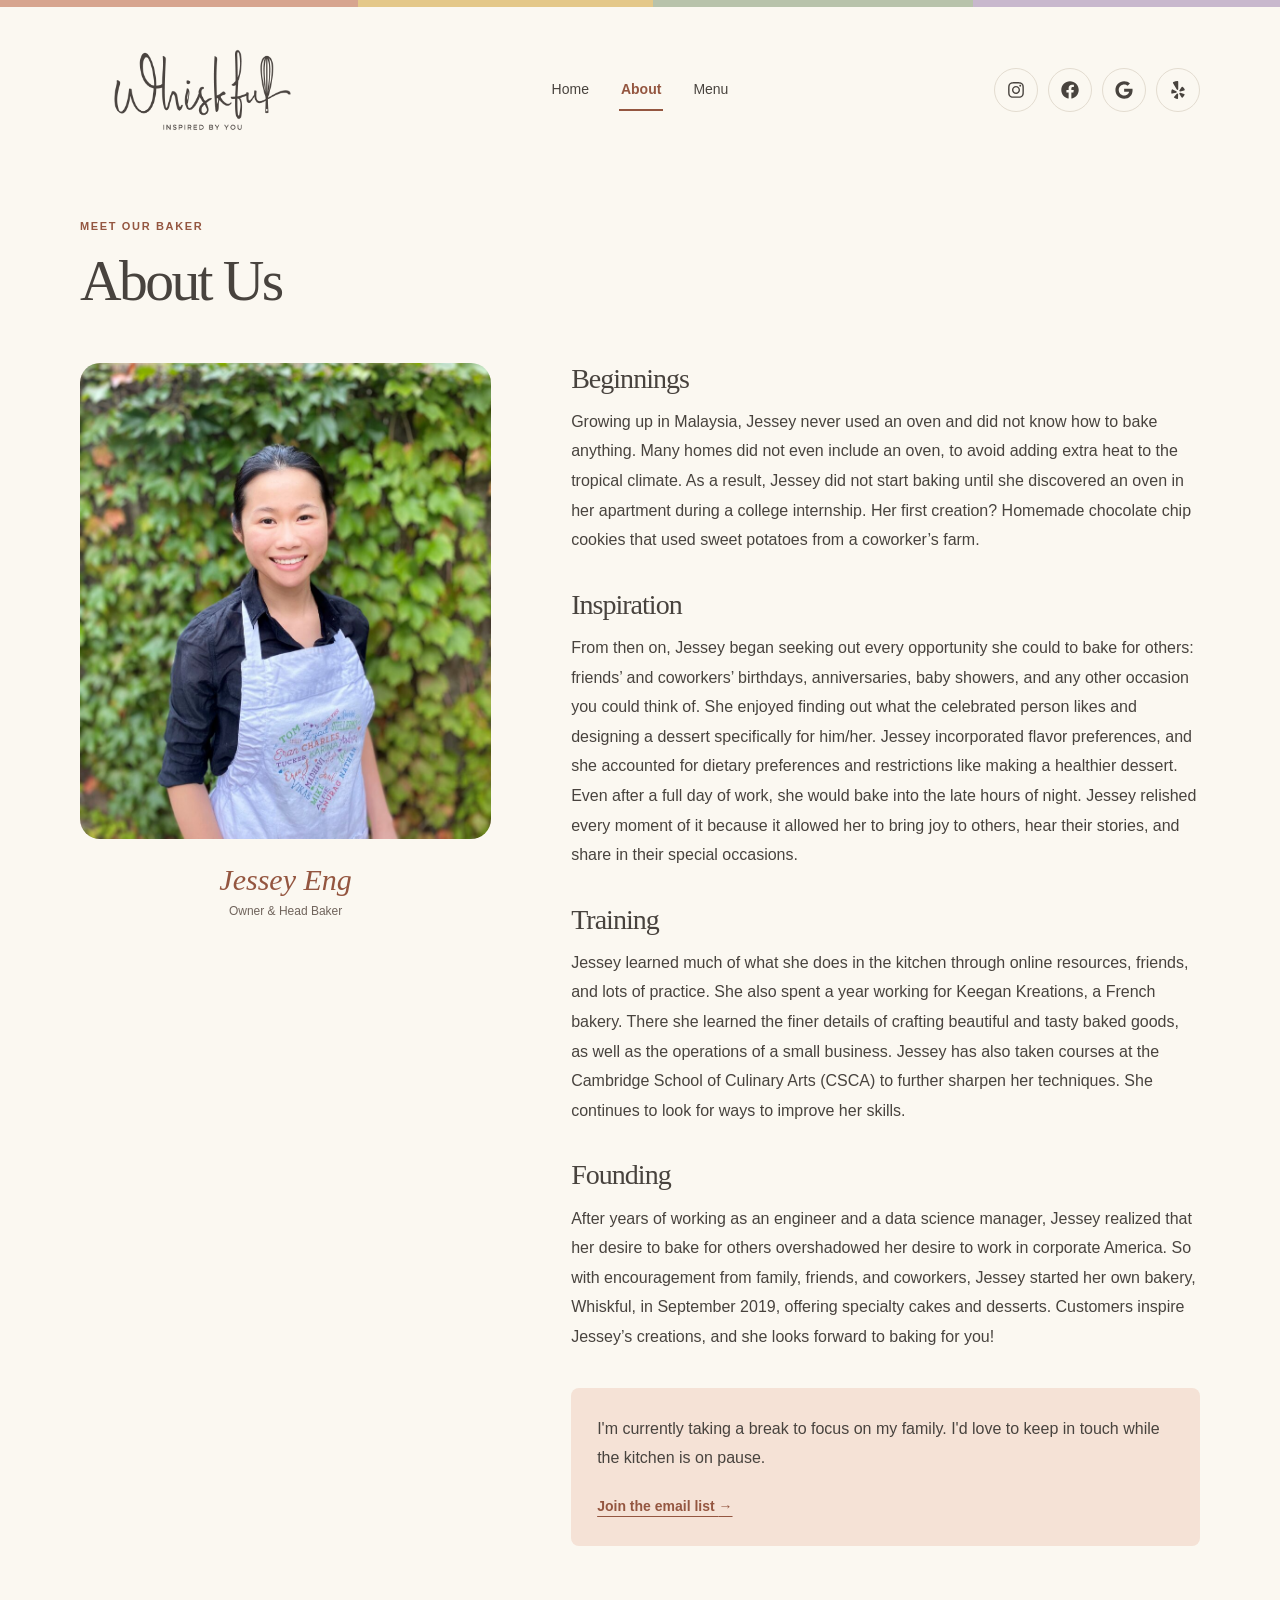
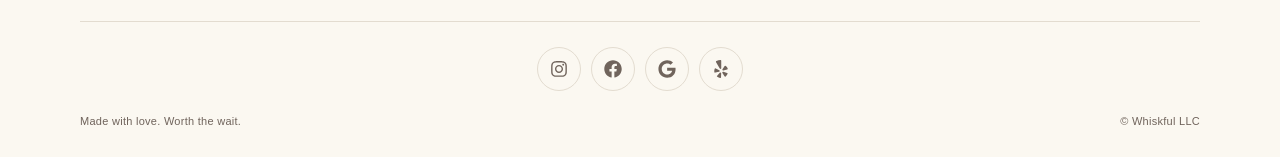
<file: about/index.html>
<!doctype html>
<html lang="en">
  <head>
    <meta charset="utf-8" />
    <meta name="viewport" content="width=device-width, initial-scale=1" />
    <meta name="theme-color" content="#fbf8f1" />
    <meta
      name="description"
      content="Meet Jessey Eng, the owner and head baker behind Whiskful, and discover how a love of baking became a bakery inspired by you."
    />
    <title>Whiskful · About</title>
    <link rel="icon" href="../assets/favicon.svg?v=2" type="image/svg+xml" />
    <link rel="stylesheet" href="../styles.css" />
    <script src="../navigation.js" defer></script>
  </head>
  <body>
    <a class="skip-link" href="#main">Skip to content</a>
    <div class="color-ribbon" aria-hidden="true"></div>
    <div class="page">
      <header class="site-header">
        <a class="brand" href="../" aria-label="Whiskful home"
          ><img
            src="../assets/whiskful-logo.png"
            width="1500"
            height="501"
            alt="Whiskful — inspired by you"
        /></a>
        <button
          class="menu-toggle"
          type="button"
          aria-expanded="false"
          aria-controls="site-navigation"
          aria-label="Open menu"
          hidden
        >
          <span class="menu-icon" aria-hidden="true"></span><span>Menu</span>
        </button>
        <div class="site-navigation" id="site-navigation">
          <nav class="page-links" aria-label="Main navigation">
            <a href="../">Home</a
            ><a href="../about/" aria-current="page">About</a
            ><a href="../menu/">Menu</a>
          </nav>
          <nav class="social-links" aria-label="Find Whiskful online">
            <a
              href="https://www.instagram.com/whiskfuldotcom/"
              aria-label="Whiskful on Instagram"
              title="Instagram"
              target="_blank"
              rel="noopener noreferrer"
              ><svg aria-hidden="true" focusable="false">
                <use href="../assets/social-icons.svg#instagram"></use></svg></a
            ><a
              href="https://www.facebook.com/whiskful"
              aria-label="Whiskful on Facebook"
              title="Facebook"
              target="_blank"
              rel="noopener noreferrer"
              ><svg aria-hidden="true" focusable="false">
                <use href="../assets/social-icons.svg#facebook"></use></svg></a
            ><a
              href="https://g.page/whiskful"
              aria-label="Whiskful on Google"
              title="Google"
              target="_blank"
              rel="noopener noreferrer"
              ><svg aria-hidden="true" focusable="false">
                <use href="../assets/social-icons.svg#google"></use></svg></a
            ><a
              href="https://www.yelp.com/biz/whiskful-somerville"
              aria-label="Whiskful on Yelp"
              title="Yelp"
              target="_blank"
              rel="noopener noreferrer"
              ><svg aria-hidden="true" focusable="false">
                <use href="../assets/social-icons.svg#yelp"></use></svg
            ></a>
          </nav>
        </div>
      </header>
      <main id="main" class="about-main">
        <div class="about-heading">
          <p class="eyebrow">Meet Our Baker</p>
          <h1>About Us</h1>
        </div>
        <div class="about-layout">
          <figure class="baker-portrait">
            <img
              src="../assets/jessey.jpg"
              width="883"
              height="1024"
              alt="Jessey Eng, owner and head baker of Whiskful, wearing her apron"
            />
            <figcaption>
              <span>Jessey Eng</span>Owner &amp; Head Baker
            </figcaption>
          </figure>
          <div class="about-story message">
            <section aria-labelledby="beginnings">
              <h2 id="beginnings">Beginnings</h2>
              <p>
                Growing up in Malaysia, Jessey never used an oven and did not
                know how to bake anything. Many homes did not even include an
                oven, to avoid adding extra heat to the tropical climate. As a
                result, Jessey did not start baking until she discovered an oven
                in her apartment during a college internship. Her first
                creation? Homemade chocolate chip cookies that used sweet
                potatoes from a coworker’s farm.
              </p>
            </section>
            <section aria-labelledby="inspiration">
              <h2 id="inspiration">Inspiration</h2>
              <p>
                From then on, Jessey began seeking out every opportunity she
                could to bake for others: friends’ and coworkers’ birthdays,
                anniversaries, baby showers, and any other occasion you could
                think of. She enjoyed finding out what the celebrated person
                likes and designing a dessert specifically for him/her. Jessey
                incorporated flavor preferences, and she accounted for dietary
                preferences and restrictions like making a healthier dessert.
                Even after a full day of work, she would bake into the late
                hours of night. Jessey relished every moment of it because it
                allowed her to bring joy to others, hear their stories, and
                share in their special occasions.
              </p>
            </section>
            <section aria-labelledby="training">
              <h2 id="training">Training</h2>
              <p>
                Jessey learned much of what she does in the kitchen through
                online resources, friends, and lots of practice. She also spent
                a year working for Keegan Kreations, a French bakery. There she
                learned the finer details of crafting beautiful and tasty baked
                goods, as well as the operations of a small business. Jessey has
                also taken courses at the Cambridge School of Culinary Arts
                (CSCA) to further sharpen her techniques. She continues to look
                for ways to improve her skills.
              </p>
            </section>
            <section aria-labelledby="founding">
              <h2 id="founding">Founding</h2>
              <p>
                After years of working as an engineer and a data science
                manager, Jessey realized that her desire to bake for others
                overshadowed her desire to work in corporate America. So with
                encouragement from family, friends, and coworkers, Jessey
                started her own bakery, Whiskful, in September 2019, offering
                specialty cakes and desserts. Customers inspire Jessey’s
                creations, and she looks forward to baking for you!
              </p>
            </section>
            <div class="about-note">
              <p>
                I'm currently taking a break to focus on my family. I'd love to
                keep in touch while the kitchen is on pause.
              </p>
              <a class="text-link" href="../#signup-title"
                >Join the email list <span aria-hidden="true">→</span></a
              >
            </div>
          </div>
        </div>
      </main>
      <footer class="site-footer">
        <nav class="social-links" aria-label="Follow Whiskful">
          <a
            href="https://www.instagram.com/whiskfuldotcom/"
            aria-label="Whiskful on Instagram"
            title="Instagram"
            target="_blank"
            rel="noopener noreferrer"
            ><svg aria-hidden="true" focusable="false">
              <use href="../assets/social-icons.svg#instagram"></use></svg></a
          ><a
            href="https://www.facebook.com/whiskful"
            aria-label="Whiskful on Facebook"
            title="Facebook"
            target="_blank"
            rel="noopener noreferrer"
            ><svg aria-hidden="true" focusable="false">
              <use href="../assets/social-icons.svg#facebook"></use></svg></a
          ><a
            href="https://g.page/whiskful"
            aria-label="Whiskful on Google"
            title="Google"
            target="_blank"
            rel="noopener noreferrer"
            ><svg aria-hidden="true" focusable="false">
              <use href="../assets/social-icons.svg#google"></use></svg></a
          ><a
            href="https://www.yelp.com/biz/whiskful-somerville"
            aria-label="Whiskful on Yelp"
            title="Yelp"
            target="_blank"
            rel="noopener noreferrer"
            ><svg aria-hidden="true" focusable="false">
              <use href="../assets/social-icons.svg#yelp"></use></svg
          ></a>
        </nav>
        <div class="footer-bottom">
          <p>Made with love. Worth the wait.</p>
          <p>© Whiskful LLC</p>
        </div>
      </footer>
    </div>
  </body>
</html>
</file>
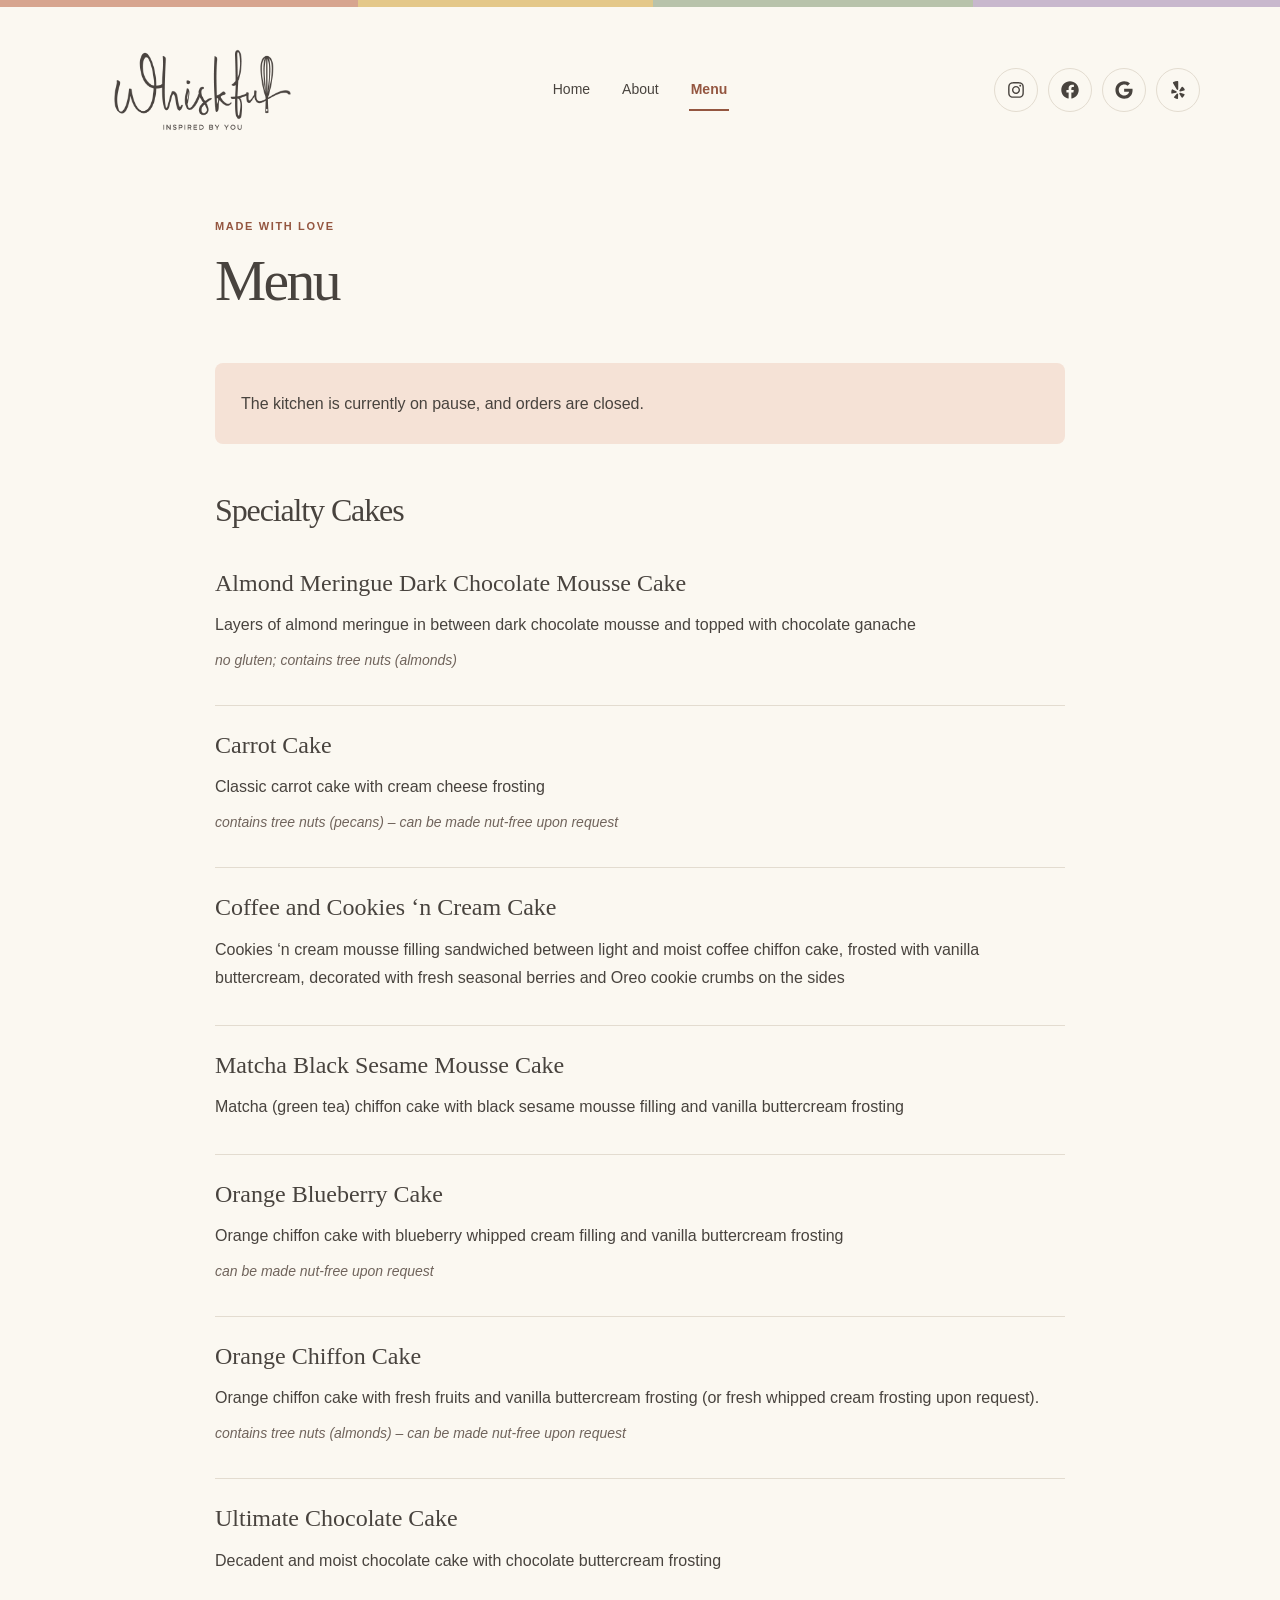
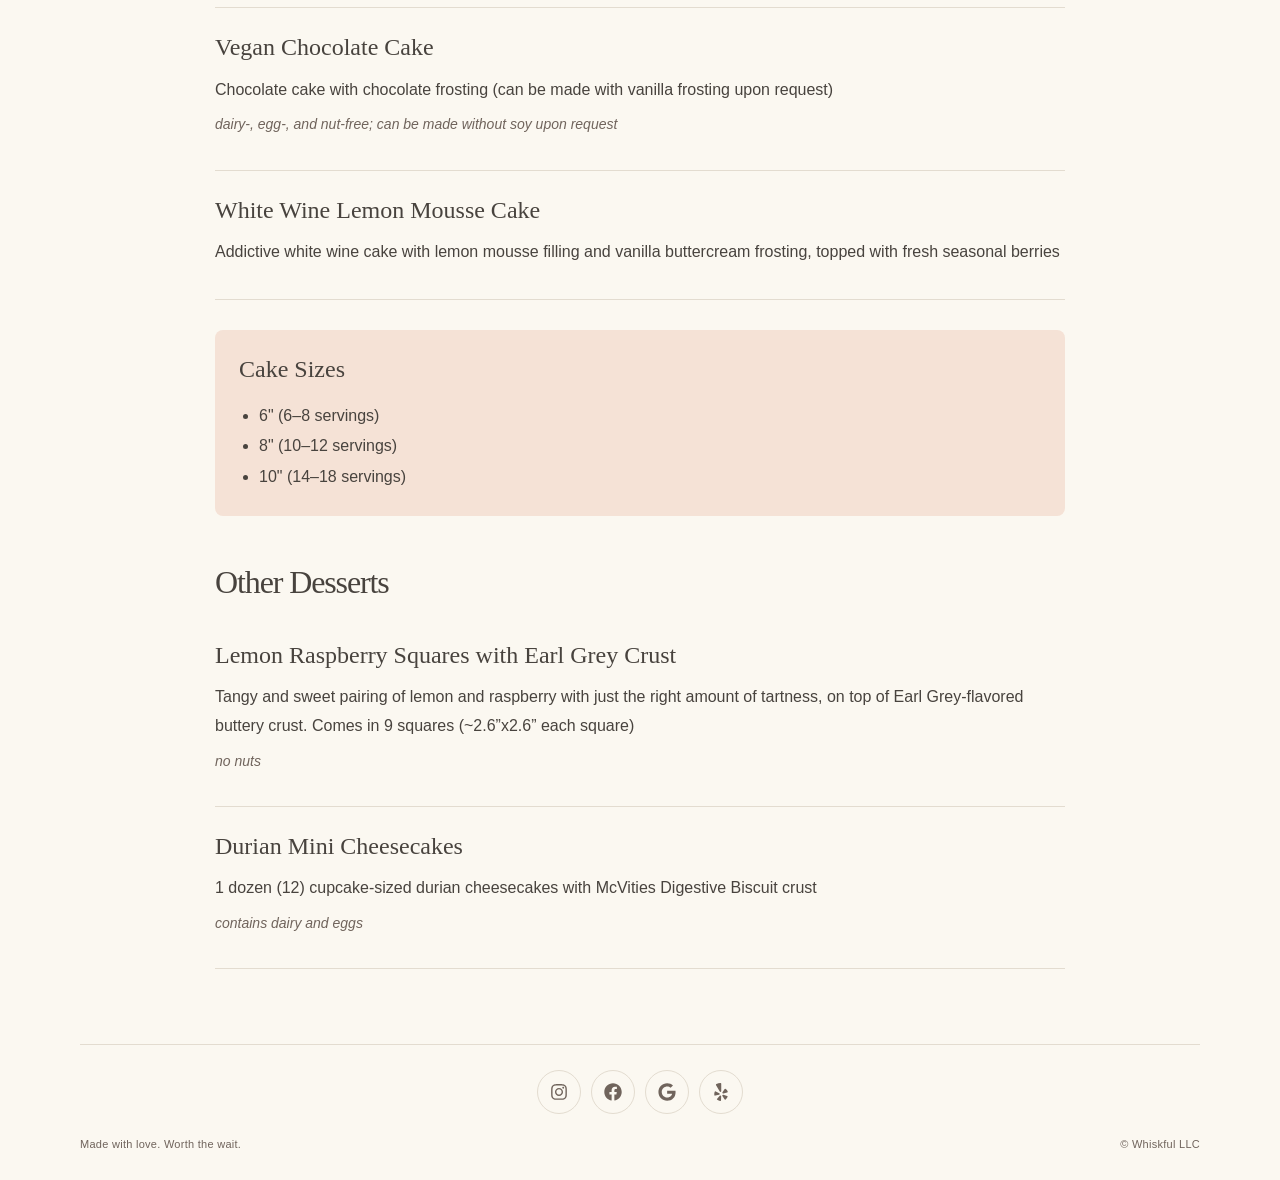
<file: menu/index.html>
<!doctype html>
<html lang="en">
  <head>
    <meta charset="utf-8" />
    <meta name="viewport" content="width=device-width, initial-scale=1" />
    <meta name="theme-color" content="#fbf8f1" />
    <meta
      name="description"
      content="Explore Whiskful’s specialty cakes and desserts."
    />
    <title>Whiskful · Menu</title>
    <link rel="icon" href="../assets/favicon.svg?v=2" type="image/svg+xml" />
    <link rel="stylesheet" href="../styles.css" />
    <script src="../navigation.js" defer></script>
  </head>
  <body>
    <a class="skip-link" href="#main">Skip to content</a>
    <div class="color-ribbon" aria-hidden="true"></div>
    <div class="page">
      <header class="site-header">
        <a class="brand" href="../" aria-label="Whiskful home"
          ><img
            src="../assets/whiskful-logo.png"
            width="1500"
            height="501"
            alt="Whiskful — inspired by you"
        /></a>
        <button
          class="menu-toggle"
          type="button"
          aria-expanded="false"
          aria-controls="site-navigation"
          aria-label="Open menu"
          hidden
        >
          <span class="menu-icon" aria-hidden="true"></span><span>Menu</span>
        </button>
        <div class="site-navigation" id="site-navigation">
          <nav class="page-links" aria-label="Main navigation">
            <a href="../">Home</a><a href="../about/">About</a
            ><a href="../menu/" aria-current="page">Menu</a>
          </nav>
          <nav class="social-links" aria-label="Find Whiskful online">
            <a
              href="https://www.instagram.com/whiskfuldotcom/"
              aria-label="Whiskful on Instagram"
              title="Instagram"
              target="_blank"
              rel="noopener noreferrer"
              ><svg aria-hidden="true" focusable="false">
                <use href="../assets/social-icons.svg#instagram"></use></svg></a
            ><a
              href="https://www.facebook.com/whiskful"
              aria-label="Whiskful on Facebook"
              title="Facebook"
              target="_blank"
              rel="noopener noreferrer"
              ><svg aria-hidden="true" focusable="false">
                <use href="../assets/social-icons.svg#facebook"></use></svg></a
            ><a
              href="https://g.page/whiskful"
              aria-label="Whiskful on Google"
              title="Google"
              target="_blank"
              rel="noopener noreferrer"
              ><svg aria-hidden="true" focusable="false">
                <use href="../assets/social-icons.svg#google"></use></svg></a
            ><a
              href="https://www.yelp.com/biz/whiskful-somerville"
              aria-label="Whiskful on Yelp"
              title="Yelp"
              target="_blank"
              rel="noopener noreferrer"
              ><svg aria-hidden="true" focusable="false">
                <use href="../assets/social-icons.svg#yelp"></use></svg
            ></a>
          </nav>
        </div>
      </header>
      <main id="main" class="about-main menu-main">
        <header class="about-heading">
          <p class="eyebrow">Made with love</p>
          <h1>Menu</h1>
        </header>
        <p class="message about-note">
          The kitchen is currently on pause, and orders are closed.
        </p>
        <section aria-labelledby="cakes">
          <h2 id="cakes">Specialty Cakes</h2>
          <div class="menu-items">
            <article>
              <h3>Almond Meringue Dark Chocolate Mousse Cake</h3>
              <p>
                Layers of almond meringue in between dark chocolate mousse and
                topped with chocolate ganache
              </p>
              <p class="dietary-note">
                no gluten; contains tree nuts (almonds)
              </p>
            </article>
            <article>
              <h3>Carrot Cake</h3>
              <p>Classic carrot cake with cream cheese frosting</p>
              <p class="dietary-note">
                contains tree nuts (pecans) – can be made nut-free upon request
              </p>
            </article>
            <article>
              <h3>Coffee and Cookies ‘n Cream Cake</h3>
              <p>
                Cookies ‘n cream mousse filling sandwiched between light and
                moist coffee chiffon cake, frosted with vanilla buttercream,
                decorated with fresh seasonal berries and Oreo cookie crumbs on
                the sides
              </p>
            </article>
            <article>
              <h3>Matcha Black Sesame Mousse Cake</h3>
              <p>
                Matcha (green tea) chiffon cake with black sesame mousse filling
                and vanilla buttercream frosting
              </p>
            </article>
            <article>
              <h3>Orange Blueberry Cake</h3>
              <p>
                Orange chiffon cake with blueberry whipped cream filling and
                vanilla buttercream frosting
              </p>
              <p class="dietary-note">can be made nut-free upon request</p>
            </article>
            <article>
              <h3>Orange Chiffon Cake</h3>
              <p>
                Orange chiffon cake with fresh fruits and vanilla buttercream
                frosting (or fresh whipped cream frosting upon request).
              </p>
              <p class="dietary-note">
                contains tree nuts (almonds) – can be made nut-free upon request
              </p>
            </article>
            <article>
              <h3>Ultimate Chocolate Cake</h3>
              <p>
                Decadent and moist chocolate cake with chocolate buttercream
                frosting
              </p>
            </article>
            <article>
              <h3>Vegan Chocolate Cake</h3>
              <p>
                Chocolate cake with chocolate frosting (can be made with vanilla
                frosting upon request)
              </p>
              <p class="dietary-note">
                dairy-, egg-, and nut-free; can be made without soy upon request
              </p>
            </article>
            <article>
              <h3>White Wine Lemon Mousse Cake</h3>
              <p>
                Addictive white wine cake with lemon mousse filling and vanilla
                buttercream frosting, topped with fresh seasonal berries
              </p>
            </article>
          </div>
          <section class="cake-sizes" aria-labelledby="sizes">
            <h3 id="sizes">Cake Sizes</h3>
            <ul>
              <li>6&quot; (6–8 servings)</li>
              <li>8&quot; (10–12 servings)</li>
              <li>10&quot; (14–18 servings)</li>
            </ul>
          </section>
        </section>
        <section aria-labelledby="desserts">
          <h2 id="desserts">Other Desserts</h2>
          <div class="menu-items">
            <article>
              <h3>Lemon Raspberry Squares with Earl Grey Crust</h3>
              <p>
                Tangy and sweet pairing of lemon and raspberry with just the
                right amount of tartness, on top of Earl Grey-flavored buttery
                crust. Comes in 9 squares (~2.6”x2.6” each square)
              </p>
              <p class="dietary-note">no nuts</p>
            </article>
            <article>
              <h3>Durian Mini Cheesecakes</h3>
              <p>
                1 dozen (12) cupcake-sized durian cheesecakes with McVities
                Digestive Biscuit crust
              </p>
              <p class="dietary-note">contains dairy and eggs</p>
            </article>
          </div>
        </section>
      </main>
      <footer class="site-footer">
        <nav class="social-links" aria-label="Follow Whiskful">
          <a
            href="https://www.instagram.com/whiskfuldotcom/"
            aria-label="Whiskful on Instagram"
            title="Instagram"
            target="_blank"
            rel="noopener noreferrer"
            ><svg aria-hidden="true" focusable="false">
              <use href="../assets/social-icons.svg#instagram"></use></svg></a
          ><a
            href="https://www.facebook.com/whiskful"
            aria-label="Whiskful on Facebook"
            title="Facebook"
            target="_blank"
            rel="noopener noreferrer"
            ><svg aria-hidden="true" focusable="false">
              <use href="../assets/social-icons.svg#facebook"></use></svg></a
          ><a
            href="https://g.page/whiskful"
            aria-label="Whiskful on Google"
            title="Google"
            target="_blank"
            rel="noopener noreferrer"
            ><svg aria-hidden="true" focusable="false">
              <use href="../assets/social-icons.svg#google"></use></svg></a
          ><a
            href="https://www.yelp.com/biz/whiskful-somerville"
            aria-label="Whiskful on Yelp"
            title="Yelp"
            target="_blank"
            rel="noopener noreferrer"
            ><svg aria-hidden="true" focusable="false">
              <use href="../assets/social-icons.svg#yelp"></use></svg
          ></a>
        </nav>
        <div class="footer-bottom">
          <p>Made with love. Worth the wait.</p>
          <p>© Whiskful LLC</p>
        </div>
      </footer>
    </div>
  </body>
</html>
</file>
<file: styles.css>
:root {
  color-scheme: light;
  --cream: #fbf8f1;
  --ink: #48433e;
  --muted: #70645c;
  --rose: #945640;
  --peach: #f5e2d6;
  --line: #e3dcd0;
  font-family: -apple-system, BlinkMacSystemFont, "Segoe UI", sans-serif;
  color: var(--ink);
  background: var(--cream);
  font-synthesis: none;
}

* {
  box-sizing: border-box;
}
body {
  margin: 0;
}
a {
  color: inherit;
}
a:focus-visible,
input:focus-visible,
button:focus-visible {
  outline: 3px solid var(--rose);
  outline-offset: 5px;
}
.skip-link {
  position: absolute;
  left: 1rem;
  top: -5rem;
  z-index: 1;
  padding: 1rem;
  background: white;
}
.skip-link:focus {
  top: 1rem;
}
.color-ribbon {
  height: 7px;
  background: linear-gradient(
    to right,
    #d7a58f 0% 28%,
    #e4c889 28% 51%,
    #b8c3ab 51% 76%,
    #c8b8cd 76%
  );
}
.page {
  width: min(1120px, calc(100% - 112px));
  margin: 0 auto;
}
.site-header {
  display: grid;
  grid-template-columns: 1fr auto 1fr;
  align-items: center;
  gap: 28px;
  padding: 42px 0;
}
.brand {
  display: block;
  width: 245px;
}
.brand img {
  display: block;
  width: 100%;
  height: auto;
}
.social-links {
  display: flex;
  gap: 10px;
}
.social-links a {
  display: grid;
  place-items: center;
  width: 44px;
  height: 44px;
  border: 1px solid var(--line);
  border-radius: 50%;
  transition:
    background-color 160ms ease,
    border-color 160ms ease;
}
.social-links a:hover {
  background: var(--peach);
  border-color: #caa28e;
}
.social-links svg {
  width: 18px;
  height: 18px;
  fill: currentColor;
}
.home-intro {
  display: grid;
  grid-template-columns: 1.2fr 1fr;
  align-items: center;
  gap: 80px;
  padding: 55px 0 80px;
}
.eyebrow {
  margin: 0 0 25px;
  font-size: 11px;
  font-weight: 650;
  letter-spacing: 0.15em;
  text-transform: uppercase;
  line-height: 1.6;
}
.letter .eyebrow {
  display: flex;
  align-items: center;
  gap: 10px;
}
.eyebrow span {
  width: 8px;
  height: 8px;
  flex: 0 0 auto;
  background: #8b9a77;
  border-radius: 50%;
}
h1,
h2 {
  font-family: Georgia, "Times New Roman", serif;
  font-weight: 400;
}
h1 {
  margin: 0 0 28px;
  font-size: clamp(44px, 4.5vw, 64px);
  line-height: 1.08;
  letter-spacing: -0.045em;
  max-width: 510px;
}
.cake {
  font-size: 0.7em;
  display: inline-block;
  vertical-align: 0.08em;
  letter-spacing: 0;
}
.heading-tail {
  white-space: nowrap;
}
.message {
  font-size: 16px;
  line-height: 1.85;
}
.message p {
  margin: 0 0 18px;
}
.signature {
  margin: 28px 0 0;
  font-size: 14px;
  color: var(--muted);
}
.signature span {
  margin-left: 5px;
  font:
    italic 27px Georgia,
    serif;
  color: var(--rose);
}
.signup {
  position: relative;
  min-width: 0;
  background: var(--peach);
  border-radius: 140px 140px 12px 12px;
  padding: 67px 36px 30px;
  text-align: center;
}
.signup .eyebrow {
  color: #7c5140;
  margin-bottom: 13px;
  font-size: 10px;
}
h2 {
  font-size: 32px;
  letter-spacing: -0.035em;
  line-height: 1.15;
  margin: 0 0 15px;
}
.signup-intro {
  font-size: 14px;
  color: #68574d;
  line-height: 1.7;
  margin: 0 0 27px;
}
.sprinkles {
  position: absolute;
  top: -15px;
  left: 50%;
  width: 82px;
  height: 46px;
  transform: translateX(-50%);
}
.sprinkles i {
  position: absolute;
  width: 5px;
  height: 15px;
  border-radius: 4px;
  background: #b4775c;
  transform: rotate(-30deg);
  top: 15px;
  left: 9px;
}
.sprinkles i:nth-child(2) {
  left: 32px;
  top: 0;
  background: #91a284;
  transform: rotate(12deg);
}
.sprinkles i:nth-child(3) {
  left: 63px;
  top: 12px;
  background: #b79dbd;
  transform: rotate(38deg);
}
.sprinkles i:nth-child(4) {
  left: 40px;
  top: 28px;
  height: 6px;
  background: #bb9648;
}
.sprinkles i:nth-child(5) {
  left: 77px;
  top: 40px;
  height: 6px;
  background: #91a284;
}

/* Style the Mailchimp form separately from its supplied markup. */
#mc_embed_shell #mc_embed_signup {
  background: transparent;
  width: 100%;
  clear: none;
  font: inherit;
  text-align: left;
}
#mc_embed_shell #mc_embed_signup form {
  margin: 0;
  padding: 0;
}
#mc_embed_shell #mc_embed_signup h2:empty {
  display: none;
}
#mc_embed_shell #mc_embed_signup .indicates-required {
  float: right;
  margin: 0 0 0 12px;
  font-size: 11px;
  line-height: 20px;
  color: #68574d;
}
#mc_embed_shell #mc_embed_signup .mc-field-group {
  display: block;
  clear: none;
  width: 100%;
  padding-bottom: 18px;
  min-height: 0;
}
#mc_embed_shell #mc_embed_signup .mc-field-group label {
  margin-bottom: 9px;
  font-size: 13px;
  font-weight: 600;
  line-height: 20px;
}
#mc_embed_shell #mc_embed_signup .asterisk {
  color: #8f392e;
}
#mc_embed_shell #mc_embed_signup .mc-field-group input {
  width: 100%;
  min-height: 50px;
  border: 1px solid #bfa18e;
  border-radius: 5px;
  background: #fffcf8;
  padding: 12px;
  font: inherit;
  font-size: 16px;
  color: var(--ink);
  text-indent: 0;
}
#mc_embed_shell #mc_embed_signup .foot {
  display: flex;
  flex-direction: column;
  gap: 16px;
  width: 100%;
}
#mc_embed_shell #mc_embed_signup .button {
  width: 100%;
  height: auto;
  min-height: 50px;
  padding: 13px 20px;
  margin: 0;
  border: 1px solid transparent;
  border-radius: 5px;
  background: var(--rose);
  font: inherit;
  font-size: 14px;
  font-weight: 600;
  line-height: 1.5;
  white-space: normal;
  color: #fff;
  cursor: pointer;
}
#mc_embed_shell #mc_embed_signup .button:hover {
  background: #794330;
}
#mc_embed_shell #mc_embed_signup div#mce-responses {
  float: none;
  width: 100%;
  margin: 0;
  padding: 0;
}
#mc_embed_shell #mc_embed_signup div.response {
  float: none;
  width: 100%;
  margin: 0 0 16px;
  padding: 0;
  font-size: 14px;
  line-height: 1.5;
}
#mc_embed_shell #mc_embed_signup #mce-success-response {
  color: #355939;
}
#mc_embed_shell #mc_embed_signup #mce-error-response {
  color: #8f2923;
}
#mc_embed_shell #mc_embed_signup div.mce_inline_error {
  background: transparent;
  color: #8f2923;
  padding: 8px 0 0;
  margin-bottom: 0;
}
#mc_embed_shell #mc_embed_signup .refferal_badge {
  max-width: 100%;
}
.site-footer {
  border-top: 1px solid var(--line);
  padding: 25px 0 30px;
  display: flex;
  flex-direction: column;
  align-items: center;
  gap: 24px;
  font-size: 11px;
  color: var(--muted);
  letter-spacing: 0.025em;
}
.site-footer p {
  margin: 0;
}

.site-navigation {
  display: contents;
}
.site-navigation > .social-links {
  justify-self: end;
}
.page-links {
  display: flex;
  gap: 28px;
  align-items: center;
}
.page-links a {
  padding: 12px 2px;
  border-bottom: 2px solid transparent;
  text-decoration: none;
  font-size: 14px;
}
.page-links a:hover,
.page-links a[aria-current="page"] {
  color: var(--rose);
  border-bottom-color: var(--rose);
}
.page-links a[aria-current="page"] {
  font-weight: 650;
}
.menu-toggle {
  display: none;
}
.footer-bottom {
  display: flex;
  justify-content: space-between;
  gap: 20px;
  width: 100%;
}
.specialties {
  display: grid;
  grid-template-columns: 1fr 1.65fr;
  gap: 80px;
  padding: 64px 0;
  border-top: 1px solid var(--line);
}
.specialties h2 {
  max-width: 320px;
  font-size: 40px;
}
.specialties .eyebrow {
  color: var(--rose);
  margin-bottom: 16px;
}
.service-area {
  color: var(--muted);
  font-size: 14px;
}
.text-link {
  color: var(--rose);
  font-size: 14px;
  font-weight: 600;
  text-underline-offset: 5px;
}
.text-link:hover {
  text-decoration-thickness: 2px;
}
.about-main {
  padding: 45px 0 75px;
}
.about-heading {
  margin-bottom: 50px;
}
.about-heading .eyebrow {
  color: var(--rose);
  margin-bottom: 15px;
}
.about-heading h1 {
  margin-bottom: 0;
}
.about-layout {
  display: grid;
  grid-template-columns: 0.85fr 1.3fr;
  align-items: start;
  gap: 80px;
}
.baker-portrait {
  margin: 0;
}
.baker-portrait img {
  display: block;
  width: 100%;
  height: auto;
  border-radius: 20px;
}
.baker-portrait figcaption {
  display: grid;
  gap: 7px;
  text-align: center;
  margin-top: 24px;
  font-size: 12px;
  color: var(--muted);
}
.baker-portrait figcaption span {
  color: var(--rose);
  font:
    italic 30px Georgia,
    serif;
}
.about-story section + section {
  margin-top: 34px;
}
.about-story h2 {
  font-size: 28px;
  margin-bottom: 12px;
}
.about-note {
  padding: 26px;
  background: var(--peach);
  border-radius: 8px;
  margin-top: 36px;
}

@media (min-width: 1400px) {
  .home-intro {
    padding-top: 85px;
    padding-bottom: 100px;
  }
}
@media (max-width: 900px) {
  .page {
    width: min(620px, calc(100% - 48px));
  }
  .site-header {
    padding: 28px 0 40px;
  }
  .brand {
    width: 210px;
  }
  .social-links {
    gap: 5px;
  }
  .social-links a {
    width: 40px;
    height: 40px;
  }
  .home-intro {
    grid-template-columns: 1fr;
    gap: 55px;
    padding: 20px 0 50px;
  }
  h1 {
    max-width: 100%;
    font-size: 52px;
  }
  .signup {
    width: 100%;
    max-width: 460px;
    justify-self: center;
    padding: 65px 40px 30px;
  }
  .site-header {
    gap: 16px;
  }
  .brand {
    width: 185px;
  }
  .page-links {
    gap: 20px;
  }
  .specialties {
    grid-template-columns: 1fr;
    gap: 20px;
    padding: 45px 0;
  }
  .specialties h2 {
    max-width: none;
  }
  .about-layout {
    grid-template-columns: 1fr;
    gap: 40px;
  }
  .baker-portrait {
    width: min(100%, 360px);
    justify-self: center;
  }
}
@media (max-width: 700px) {
  .site-header {
    grid-template-columns: 1fr auto;
    gap: 20px;
    padding: 25px 0 32px;
  }
  .site-navigation {
    grid-column: 1 / -1;
    display: flex;
    flex-direction: column;
    align-items: center;
    gap: 24px;
    padding: 18px 0 25px;
    border-bottom: 1px solid var(--line);
  }
  .menu-ready .site-navigation {
    display: none;
  }
  .menu-ready .site-navigation.is-open {
    display: flex;
  }
  .menu-toggle:not([hidden]) {
    display: flex;
    flex-direction: column;
    align-items: center;
    justify-content: center;
    gap: 8px;
    min-width: 48px;
    min-height: 48px;
    padding: 8px;
    background: transparent;
    color: var(--ink);
    border: 1px solid var(--line);
    border-radius: 8px;
    font: inherit;
    font-size: 10px;
    cursor: pointer;
  }
  .menu-icon {
    width: 18px;
    height: 12px;
    border-block: 1px solid currentColor;
    background: linear-gradient(currentColor, currentColor) center / 100% 1px
      no-repeat;
  }
  .menu-toggle[aria-expanded="true"] .menu-icon {
    border: 0;
    background:
      linear-gradient(
        45deg,
        transparent 46%,
        currentColor 47% 53%,
        transparent 54%
      ),
      linear-gradient(
        -45deg,
        transparent 46%,
        currentColor 47% 53%,
        transparent 54%
      );
  }
  .about-main {
    padding-top: 20px;
    padding-bottom: 50px;
  }
  .about-heading {
    margin-bottom: 35px;
  }
  .footer-bottom {
    flex-direction: column;
    align-items: center;
    gap: 12px;
  }
}
@media (max-width: 480px) {
  .page {
    width: calc(100% - 40px);
  }
  .brand {
    width: 200px;
  }
  .social-links {
    gap: 12px;
  }
  .social-links a {
    width: 44px;
    height: 44px;
  }
  .eyebrow {
    font-size: 10px;
    margin-bottom: 18px;
  }
  h1 {
    font-size: 44px;
  }
  .message {
    font-size: 15px;
    line-height: 1.8;
  }
  .signup {
    padding: 60px 25px 25px;
  }
  h2 {
    font-size: 30px;
  }
  .site-footer {
    flex-direction: column;
    align-items: center;
    gap: 12px;
  }
}
@media (prefers-reduced-motion: reduce) {
  .social-links a {
    transition: none;
  }
}

.menu-main {
  max-width: 850px;
  margin: 0 auto;
}
.menu-main > section {
  margin-top: 48px;
}
.menu-items article {
  padding: 24px 0;
  border-bottom: 1px solid var(--line);
}
.menu-items h3,
.cake-sizes h3 {
  font:
    400 24px/1.3 Georgia,
    serif;
  margin: 0 0 12px;
}
.menu-items p {
  line-height: 1.8;
  margin: 0 0 8px;
}
.dietary-note {
  color: var(--muted);
  font-size: 14px;
  font-style: italic;
}
.cake-sizes {
  padding: 24px;
  background: var(--peach);
  border-radius: 8px;
  margin-top: 30px;
}
.cake-sizes ul {
  padding-left: 20px;
  line-height: 1.9;
  margin-bottom: 0;
}
</file>
